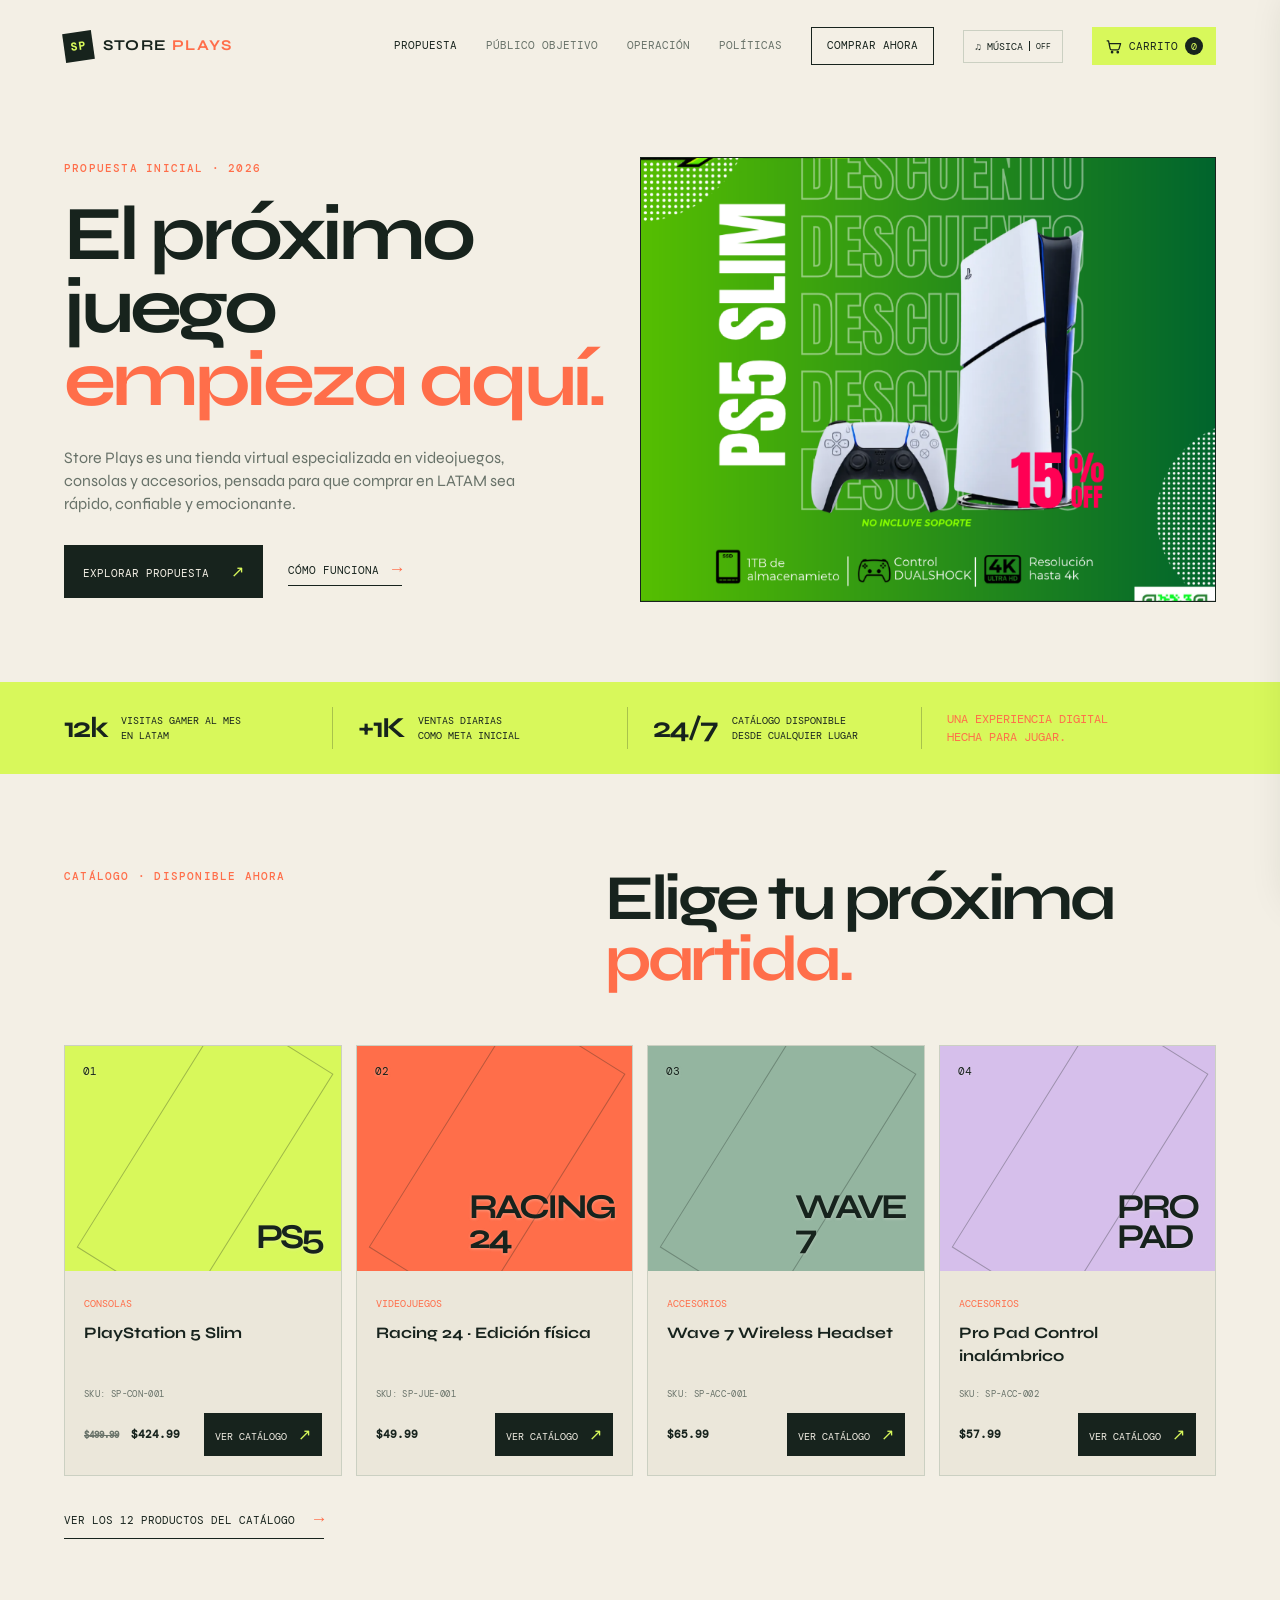
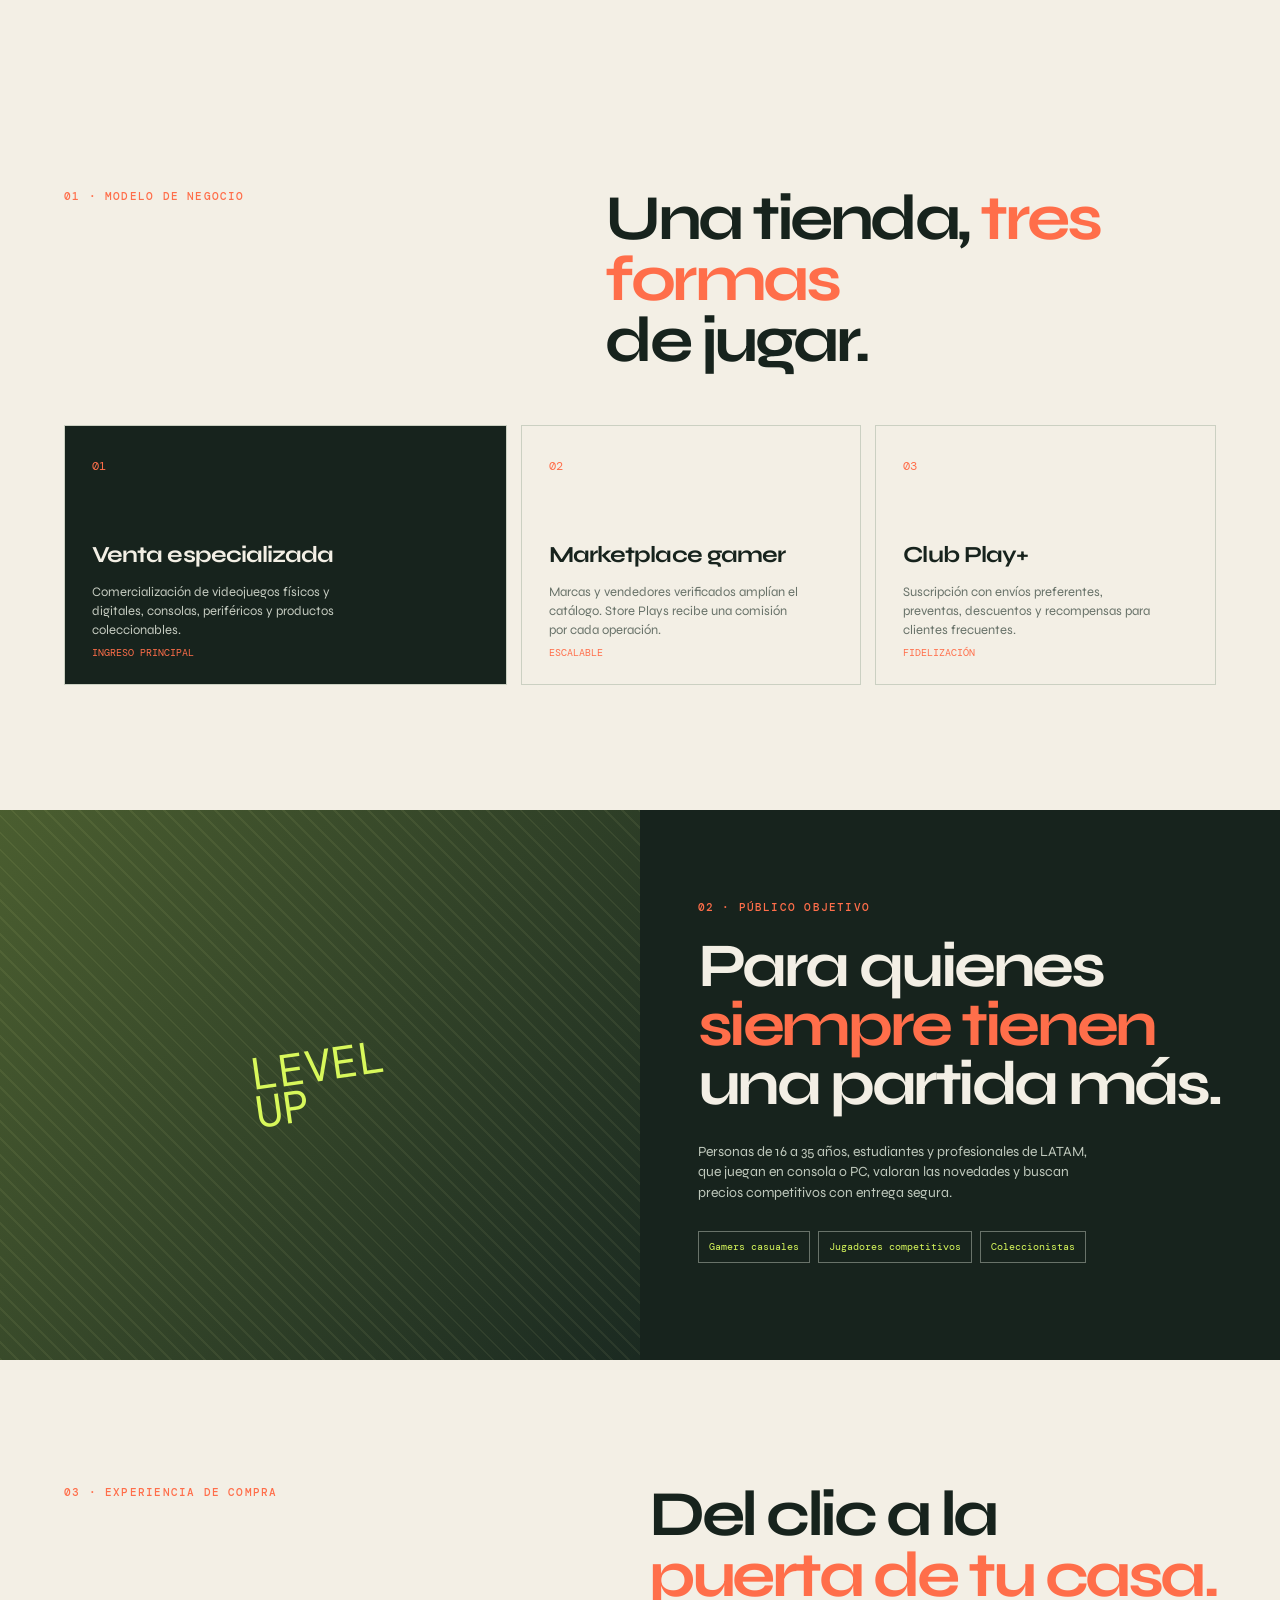
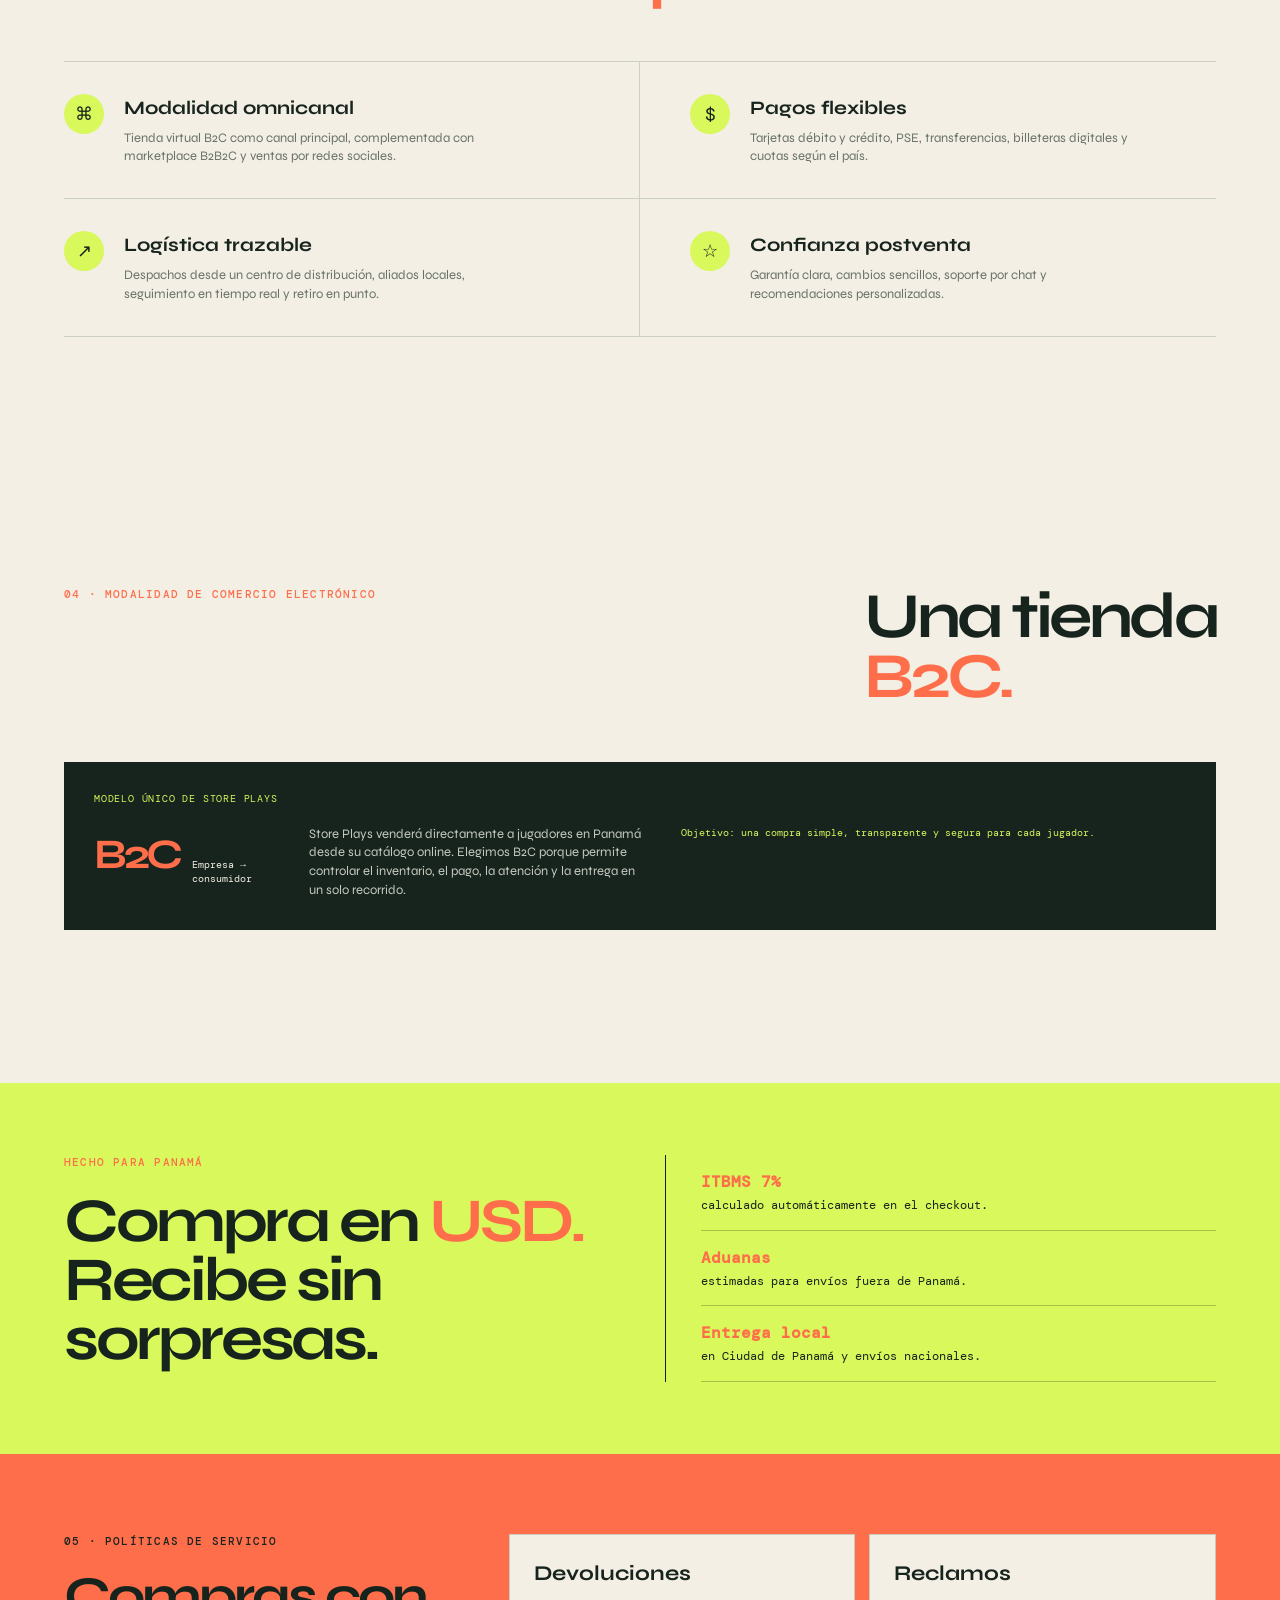
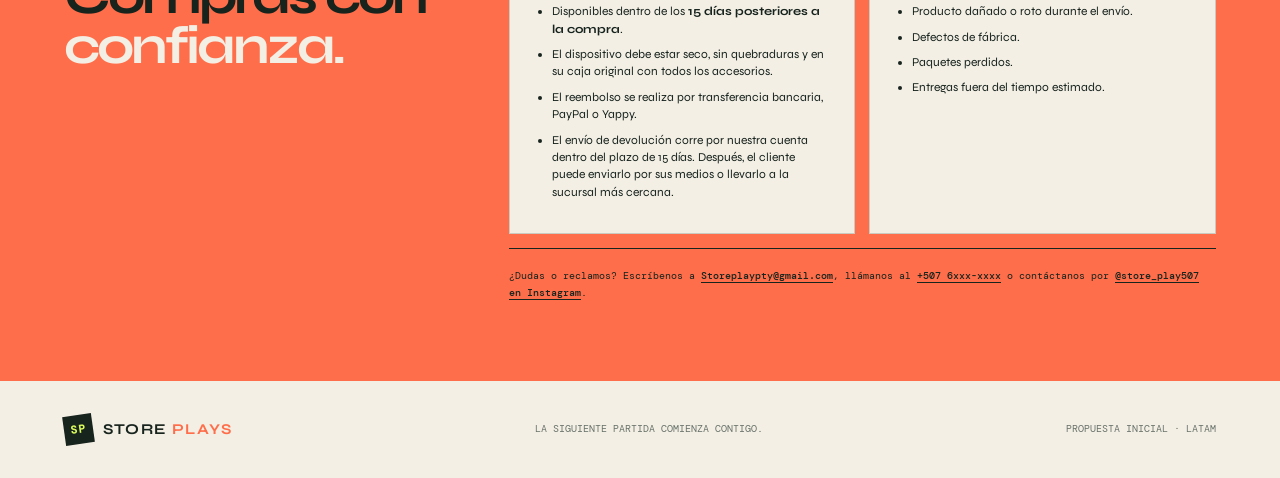
<file: index.html>
<!DOCTYPE html>
<html lang="es">

<head>
    <meta charset="UTF-8">
    <meta name="viewport" content="width=device-width, initial-scale=1.0">
    <meta name="description" content="Propuesta inicial de negocio para Store Plays, una tienda virtual de videojuegos en LATAM.">
    <title>Store Plays | Propuesta de negocio</title>
    <link rel="stylesheet" href="styles.css">
</head>

<body>
    <header class="site-header">
        <a class="brand" href="index.html" aria-label="Store Plays, inicio"><span class="brand-mark">SP</span><span>STORE <strong>PLAYS</strong></span></a>
        <nav class="menu" aria-label="Navegación principal">
            <a class="active" href="#propuesta">Propuesta</a>
            <a href="#publico">Público objetivo</a>
            <a href="#operacion">Operación</a>
            <a href="#politicas">Políticas</a>
            <a class="nav-cta" href="catalogo.html" target="_blank" rel="noopener">Comprar ahora</a>
            <button class="music-toggle" id="musicToggle" type="button" aria-label="Activar música ambiental" aria-pressed="false"><span aria-hidden="true">♫</span> Música <span class="music-status" id="musicStatus">OFF</span></button>
            <button class="cart-trigger" id="cartTrigger" type="button" aria-label="Abrir carrito"><svg class="cart-icon" viewBox="0 0 24 24" aria-hidden="true"><path d="M3 4h2l2.2 11.1a2 2 0 0 0 2 1.6h8.7a2 2 0 0 0 1.9-1.4L22 8H6"/><circle cx="10" cy="20" r="1"/><circle cx="18" cy="20" r="1"/></svg><span class="cart-label">Carrito</span><span id="cartCount">0</span></button>
        </nav>
    </header>
    <main>
        <section class="hero" id="propuesta">
            <div class="hero-copy"><p class="eyebrow">PROPUESTA INICIAL · 2026</p><h1>El próximo juego<br><em>empieza aquí.</em></h1><p class="hero-text">Store Plays es una tienda virtual especializada en videojuegos, consolas y accesorios, pensada para que comprar en LATAM sea rápido, confiable y emocionante.</p><div class="hero-actions"><a class="button button-primary" href="#modelo">Explorar propuesta <span>↗</span></a><a class="text-link" href="#operacion">Cómo funciona <span>→</span></a></div></div>
            <a class="hero-visual hero-ad" href="catalogo.html" target="_blank" rel="noopener" aria-label="Ver promoción principal de PlayStation 5 Slim">
                <img src="assets/ps5-promocion.png" alt="Promoción de PlayStation 5 Slim con descuento">
            </a>
        </section>
        <section class="stats" aria-label="Indicadores de oportunidad"><div><strong>12k</strong><span>visitas gamer al mes<br>en LATAM</span></div><div><strong>+1K</strong><span>ventas diarias<br>como meta inicial</span></div><div><strong>24/7</strong><span>catálogo disponible<br>desde cualquier lugar</span></div><div class="stat-note">Una experiencia digital<br>hecha para jugar.</div></section>
        <section class="section product-section" id="productos">
            <div class="section-heading"><p class="eyebrow">CATÁLOGO · DISPONIBLE AHORA</p><h2>Elige tu próxima<br><em>partida.</em></h2></div>
            <div class="product-grid">
                <article class="product-card"><div class="product-art art-console"><span>01</span><strong>PS5</strong></div><div class="product-info"><span class="product-type">Consolas</span><h3>PlayStation 5 Slim</h3><p class="product-sku">SKU: SP-CON-001</p><div class="product-bottom"><strong><span class="old-price">$499.99</span> $424.99</strong><a class="add-button" href="catalogo.html" target="_blank" rel="noopener">Ver catálogo <span>↗</span></a></div></div></article>
                <article class="product-card"><div class="product-art art-game"><span>02</span><strong>RACING<br>24</strong></div><div class="product-info"><span class="product-type">Videojuegos</span><h3>Racing 24 · Edición física</h3><p class="product-sku">SKU: SP-JUE-001</p><div class="product-bottom"><strong>$49.99</strong><a class="add-button" href="catalogo.html" target="_blank" rel="noopener">Ver catálogo <span>↗</span></a></div></div></article>
                <article class="product-card"><div class="product-art art-headset"><span>03</span><strong>WAVE<br>7</strong></div><div class="product-info"><span class="product-type">Accesorios</span><h3>Wave 7 Wireless Headset</h3><p class="product-sku">SKU: SP-ACC-001</p><div class="product-bottom"><strong>$65.99</strong><a class="add-button" href="catalogo.html" target="_blank" rel="noopener">Ver catálogo <span>↗</span></a></div></div></article>
                <article class="product-card"><div class="product-art art-controller"><span>04</span><strong>PRO<br>PAD</strong></div><div class="product-info"><span class="product-type">Accesorios</span><h3>Pro Pad Control inalámbrico</h3><p class="product-sku">SKU: SP-ACC-002</p><div class="product-bottom"><strong>$57.99</strong><a class="add-button" href="catalogo.html" target="_blank" rel="noopener">Ver catálogo <span>↗</span></a></div></div></article>
            </div><a class="catalog-link" href="catalogo.html" target="_blank" rel="noopener">Ver los 12 productos del catálogo <span>→</span></a>
        </section>
        <section class="section" id="modelo"><div class="section-heading"><p class="eyebrow">01 · MODELO DE NEGOCIO</p><h2>Una tienda, <em>tres formas</em><br>de jugar.</h2></div><div class="business-grid"><article class="business-card card-main"><span class="card-number">01</span><h3>Venta especializada</h3><p>Comercialización de videojuegos físicos y digitales, consolas, periféricos y productos coleccionables.</p><span class="card-tag">Ingreso principal</span></article><article class="business-card"><span class="card-number">02</span><h3>Marketplace gamer</h3><p>Marcas y vendedores verificados amplían el catálogo. Store Plays recibe una comisión por cada operación.</p><span class="card-tag">Escalable</span></article><article class="business-card"><span class="card-number">03</span><h3>Club Play+</h3><p>Suscripción con envíos preferentes, preventas, descuentos y recompensas para clientes frecuentes.</p><span class="card-tag">Fidelización</span></article></div></section>
        <section class="audience-section" id="publico"><div class="audience-photo"><span>LEVEL<br>UP</span></div><div class="audience-copy"><p class="eyebrow">02 · PÚBLICO OBJETIVO</p><h2>Para quienes<br><em>siempre tienen</em><br>una partida más.</h2><p>Personas de 16 a 35 años, estudiantes y profesionales de LATAM, que juegan en consola o PC, valoran las novedades y buscan precios competitivos con entrega segura.</p><div class="audience-pills"><span>Gamers casuales</span><span>Jugadores competitivos</span><span>Coleccionistas</span></div></div></section>
        <section class="section operations" id="operacion"><div class="section-heading compact-heading"><p class="eyebrow">03 · EXPERIENCIA DE COMPRA</p><h2>Del clic a la<br><em>puerta de tu casa.</em></h2></div><div class="operation-grid"><article class="operation-item"><span class="operation-icon">⌘</span><div><h3>Modalidad omnicanal</h3><p>Tienda virtual B2C como canal principal, complementada con marketplace B2B2C y ventas por redes sociales.</p></div></article><article class="operation-item"><span class="operation-icon">$</span><div><h3>Pagos flexibles</h3><p>Tarjetas débito y crédito, PSE, transferencias, billeteras digitales y cuotas según el país.</p></div></article><article class="operation-item"><span class="operation-icon">↗</span><div><h3>Logística trazable</h3><p>Despachos desde un centro de distribución, aliados locales, seguimiento en tiempo real y retiro en punto.</p></div></article><article class="operation-item"><span class="operation-icon">☆</span><div><h3>Confianza postventa</h3><p>Garantía clara, cambios sencillos, soporte por chat y recomendaciones personalizadas.</p></div></article></div></section>
        <section class="section commerce-models" id="modalidades"><div class="section-heading compact-heading"><p class="eyebrow">04 · MODALIDAD DE COMERCIO ELECTRÓNICO</p><h2>Una tienda<br><em>B2C.</em></h2></div><div class="chosen-model single-model"><div class="chosen-model-label">MODELO ÚNICO DE STORE PLAYS</div><div><strong>B2C</strong><span>Empresa → consumidor</span></div><p>Store Plays venderá directamente a jugadores en Panamá desde su catálogo online. Elegimos B2C porque permite controlar el inventario, el pago, la atención y la entrega en un solo recorrido.</p><b>Objetivo: una compra simple, transparente y segura para cada jugador.</b></div></section>
        <section class="panama-strip"><div><p class="eyebrow">HECHO PARA PANAMÁ</p><h2>Compra en <em>USD.</em><br>Recibe sin sorpresas.</h2></div><div class="panama-details"><p><strong>ITBMS 7%</strong> calculado automáticamente en el checkout.</p><p><strong>Aduanas</strong> estimadas para envíos fuera de Panamá.</p><p><strong>Entrega local</strong> en Ciudad de Panamá y envíos nacionales.</p></div></section>
        <section class="roadmap-section policy-section" id="politicas">
            <div class="roadmap-intro">
                <p class="eyebrow">05 · POLÍTICAS DE SERVICIO</p>
                <h2>Compras con<br><em>confianza.</em></h2>
            </div>
            <div class="policy-content">
                <article class="policy-block">
                    <h3>Devoluciones</h3>
                    <ul>
                        <li>Disponibles dentro de los <strong>15 días posteriores a la compra</strong>.</li>
                        <li>El dispositivo debe estar seco, sin quebraduras y en su caja original con todos los accesorios.</li>
                        <li>El reembolso se realiza por transferencia bancaria, PayPal o Yappy.</li>
                        <li>El envío de devolución corre por nuestra cuenta dentro del plazo de 15 días. Después, el cliente puede enviarlo por sus medios o llevarlo a la sucursal más cercana.</li>
                    </ul>
                </article>
                <article class="policy-block">
                    <h3>Reclamos</h3>
                    <ul>
                        <li>Producto dañado o roto durante el envío.</li>
                        <li>Defectos de fábrica.</li>
                        <li>Paquetes perdidos.</li>
                        <li>Entregas fuera del tiempo estimado.</li>
                    </ul>
                </article>
                <p class="policy-contact">¿Dudas o reclamos? Escríbenos a <a href="mailto:Storeplaypty@gmail.com">Storeplaypty@gmail.com</a>, llámanos al <a href="tel:+50764163902">+507 6xxx-xxxx</a> o contáctanos por <a href="https://www.instagram.com/store_play507/" target="_blank" rel="noopener noreferrer">@store_play507 en Instagram</a>.</p>
            </div>
        </section>
    </main>
    <footer class="site-footer"><a class="brand" href="index.html"><span class="brand-mark">SP</span><span>STORE <strong>PLAYS</strong></span></a><p>La siguiente partida comienza contigo.</p><span class="footer-year">PROPUESTA INICIAL · LATAM</span></footer>
    <aside class="cart-drawer" id="cartDrawer" aria-label="Carrito de compras" aria-hidden="true">
        <div class="drawer-header"><div><p class="eyebrow">TU SELECCIÓN</p><h2>Carrito <span id="drawerCount">(0)</span></h2></div><button class="close-button" id="closeCart" type="button" aria-label="Cerrar carrito">×</button></div>
        <div class="cart-items" id="cartItems"><p class="empty-cart">Tu carrito está esperando una buena partida.</p></div>
        <div class="cart-summary" id="cartSummary" hidden><div><span>Subtotal</span><strong id="cartSubtotal">$0.00</strong></div><div><span>ITBMS estimado</span><strong id="cartTax">$0.00</strong></div><div class="total-line"><span>Total estimado</span><strong id="cartTotal">$0.00</strong></div><button class="checkout-button" id="checkoutTrigger" type="button">Continuar el pago <span>→</span></button><p class="secure-note">Demo segura · No se realiza ningún cobro real</p></div>
    </aside>
    <div class="overlay" id="overlay" hidden></div>
    <section class="checkout-modal" id="checkoutModal" aria-hidden="true" role="dialog" aria-labelledby="checkoutTitle">
        <div class="checkout-header"><div><p class="eyebrow">PAGO</p><h2 id="checkoutTitle">Completa tu compra.</h2></div><button class="close-button" id="closeCheckout" type="button" aria-label="Cerrar pago">×</button></div>
        <form id="checkoutForm">
            <div class="checkout-columns"><div><label for="customerName">Nombre completo</label><input id="customerName" required autocomplete="name" placeholder="Alex Gamer"><label for="customerEmail">Correo electrónico</label><input id="customerEmail" type="email" required autocomplete="email" placeholder="alex@correo.com"><label for="deliveryMethod">Modalidad de entrega</label><select id="deliveryMethod"><option value="standard">Envío Panamá · 3 a 5 días · $7.99</option><option value="express">Envío express · 1 a 2 días · $14.99</option><option value="pickup">Retiro en punto Store Plays · Gratis</option></select><label for="destination">Destino</label><select id="destination"><option value="panama">Panamá · ITBMS local</option><option value="international">Otro país LATAM · incluye aduanas estimadas</option></select></div><div><fieldset><legend>Forma de pago</legend><div class="payment-options"><label class="payment-option selected"><input type="radio" name="payment" value="card" checked><span class="payment-logo">Tarjeta</span></label><label class="payment-option"><input type="radio" name="payment" value="yappy"><span class="payment-logo yappy-logo">Yappy</span></label><label class="payment-option"><input type="radio" name="payment" value="transfer"><span class="payment-logo">Transferencia</span></label></div></fieldset><p class="demo-help">No ingreses datos bancarios. Esta tienda no está conectada a una pasarela: el pago queda pendiente y no se realiza ningún cobro.</p></div></div>
            <div class="checkout-totals"><div><span>Productos</span><strong id="checkoutSubtotal">$0.00</strong></div><div><span>ITBMS (7%)</span><strong id="checkoutTax">$0.00</strong></div><div><span>Aduanas estimadas</span><strong id="checkoutCustoms">$0.00</strong></div><div><span>Entrega</span><strong id="checkoutShipping">$0.00</strong></div><div class="total-line"><span>Total de la orden</span><strong id="checkoutTotal">$0.00</strong></div></div><p class="checkout-error" id="checkoutError" role="alert"></p><button class="checkout-button" type="submit">Crear pedido <span>↗</span></button><p class="legal-note">El ITBMS, aduanas y entrega son estimados. Para cobrar de verdad se requiere integrar una pasarela de pago segura.</p>
        </form>
    </section>
    <section class="success-modal" id="successModal" aria-hidden="true" role="dialog"><span class="success-mark">✓</span><p class="eyebrow">PEDIDO REGISTRADO</p><h2>¡Pedido creado!</h2><p id="successMessage">Tu pedido se ha sido registrado.</p><div class="success-references"><div><span>Número de pedido</span><strong id="successOrderId">—</strong></div><div><span>Número de guía</span><strong id="successTrackingId">—</strong></div><div><span>Pago</span><strong id="successPayment">—</strong></div></div><p class="demo-help">Guarda el número de pedido o la guía para consultar el estado desde este mismo navegador.</p><button class="checkout-button" id="trackCreatedOrder" type="button">Rastrear este pedido <span>→</span></button><button class="text-button" id="closeSuccess" type="button">Seguir comprando</button></section>
    <script src="store.js"></script>
</body>
</html>
</file>
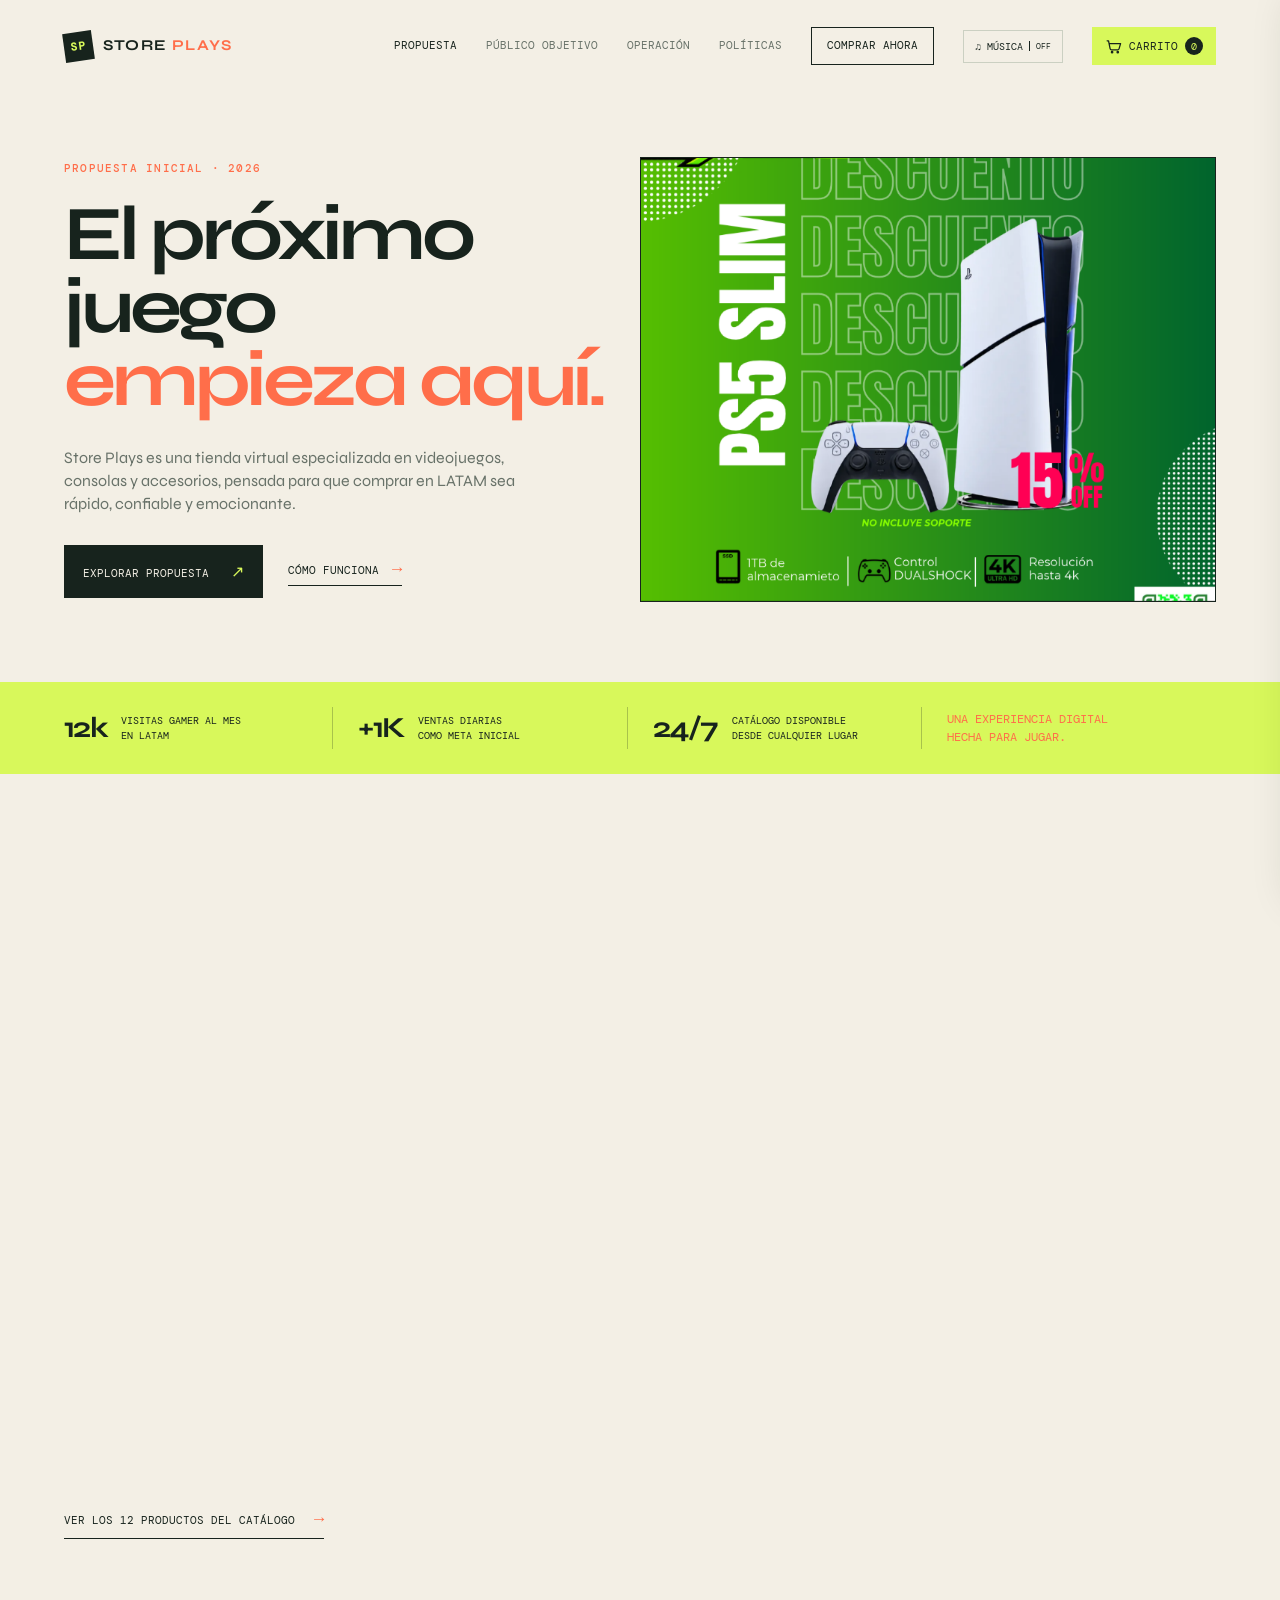
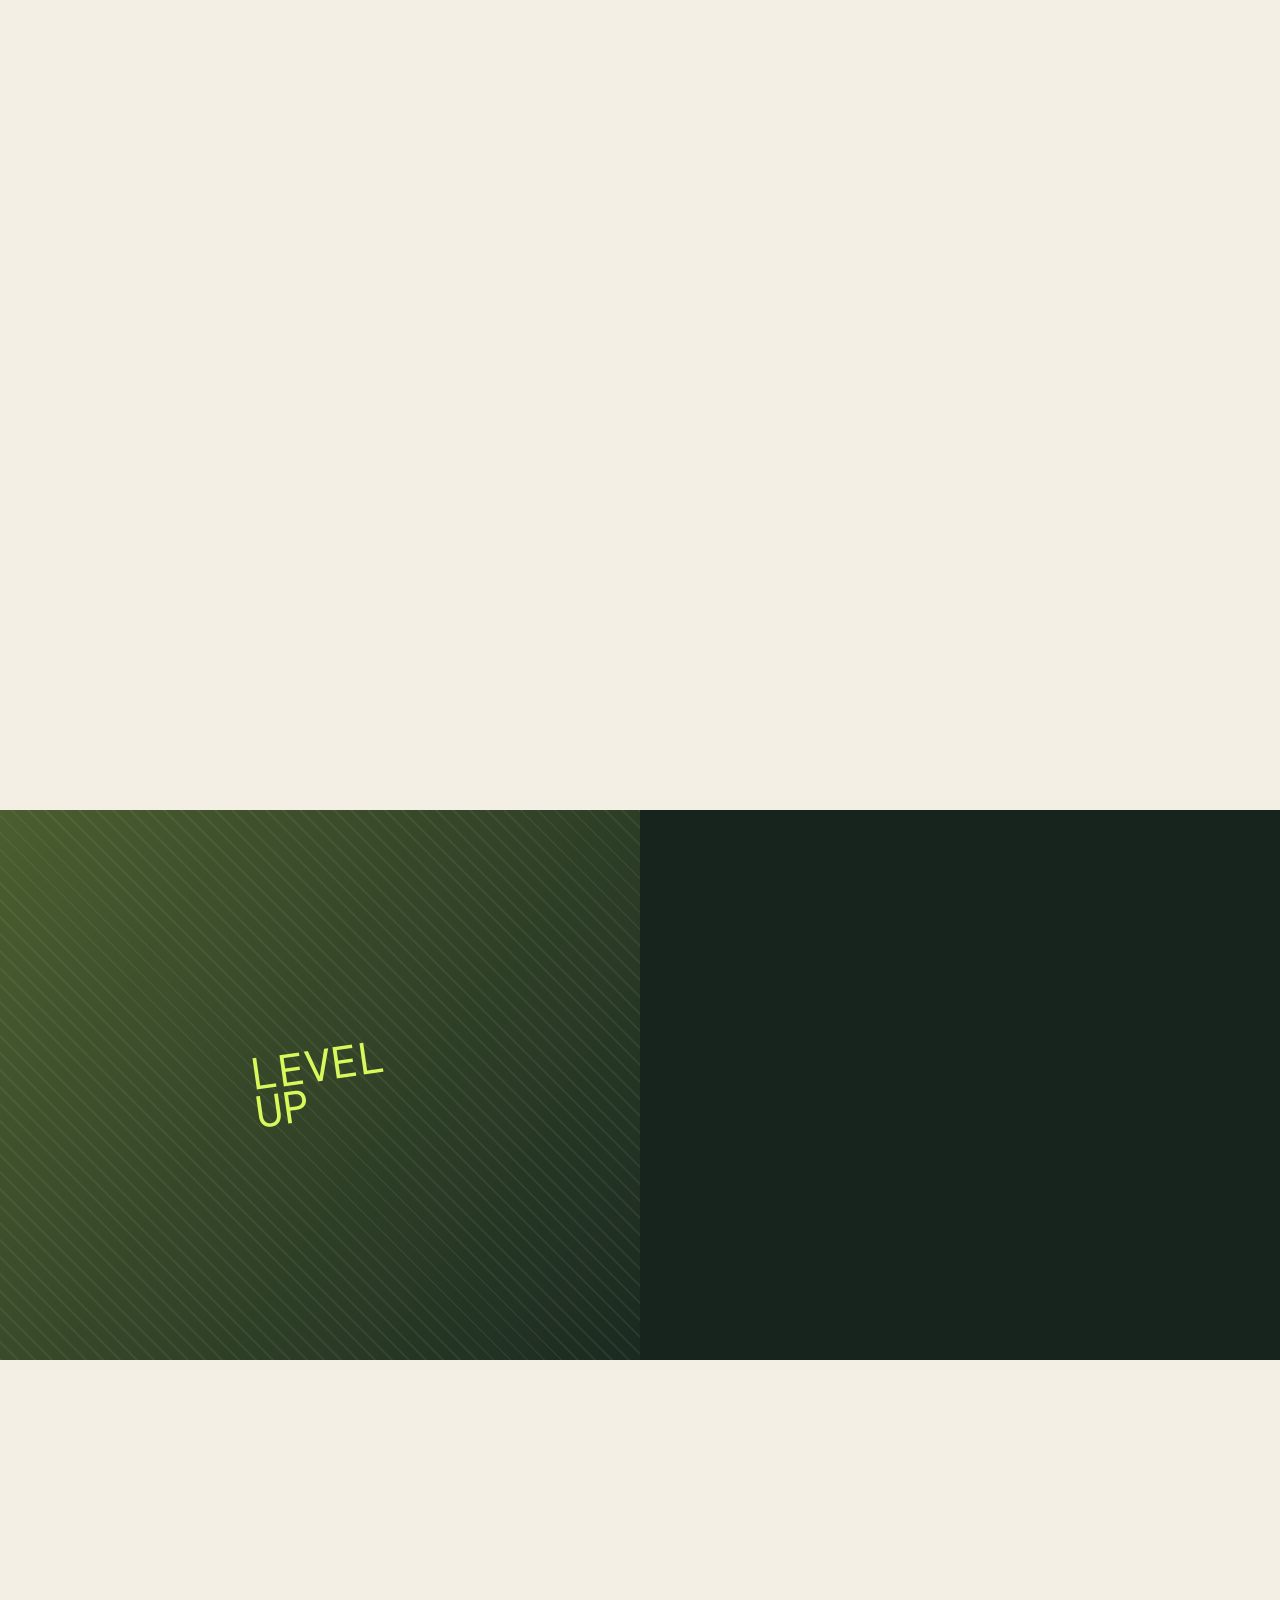
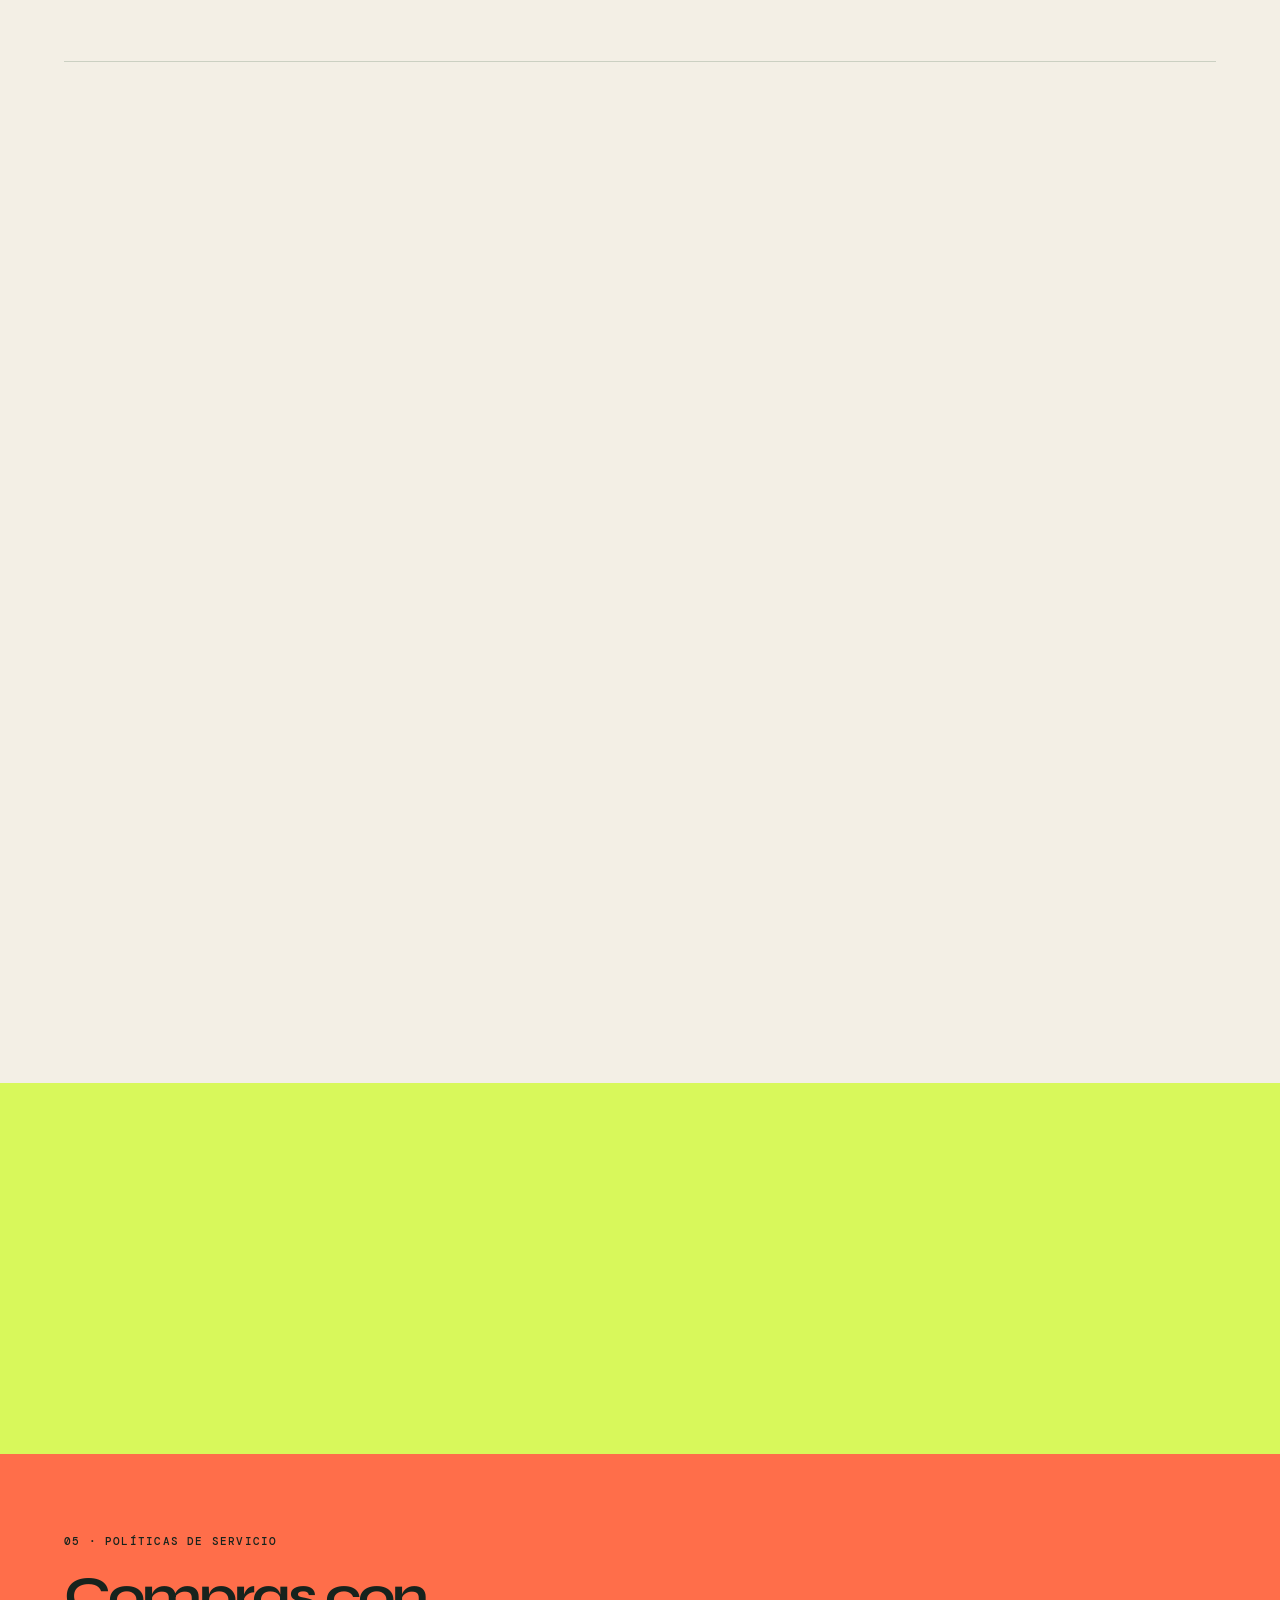
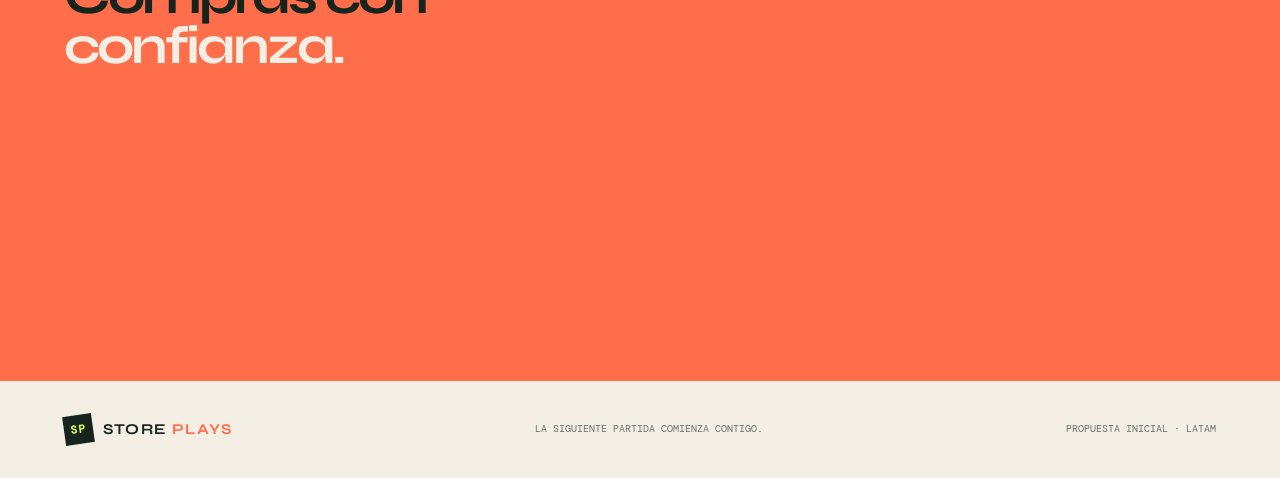
<file: START.html>
<!DOCTYPE html>
<html lang="es">
<head>
        <meta http-equiv="refresh" content="0; url=index.html">
        <meta charset="UTF-8">
        <meta name="viewport" content="width=device-width, initial-scale=1.0">
        <title>Store Plays | Inicio</title>
</head>
<body>
    <p>Redirigiendo a <a href="index.html">Store Plays</a>...</p>
</body>
</html>
</file>
<file: styles.css>
@import url('https://fonts.googleapis.com/css2?family=DM+Mono:wght@400;500&family=Syne:wght@400;600;700;800&display=swap');

:root { --ink: #17231d; --paper: #f3efe5; --lime: #d8f85b; --coral: #ff6e4a; --muted: #687269; --line: #cbd0c2; }
* { box-sizing: border-box; margin: 0; padding: 0; }
html { scroll-behavior: smooth; }
body { background: var(--paper); color: var(--ink); font-family: 'Syne', sans-serif; line-height: 1.45; }
a { color: inherit; text-decoration: none; }
.site-header { align-items: center; display: flex; justify-content: space-between; margin: auto; max-width: 1280px; padding: 27px 5vw; }
.brand { align-items: center; display: flex; font-size: 15px; font-weight: 700; gap: 10px; letter-spacing: .08em; white-space: nowrap; }
.brand strong { color: var(--coral); }
.brand-mark { align-items: center; background: var(--ink); color: var(--lime); display: inline-flex; font-family: 'DM Mono', monospace; font-size: 11px; height: 29px; justify-content: center; transform: rotate(-8deg); width: 29px; }
.menu { align-items: center; display: flex; gap: 29px; font-family: 'DM Mono', monospace; font-size: 11px; text-transform: uppercase; }
.menu a { color: var(--muted); transition: color .2s; }
.menu a:hover, .menu .active { color: var(--ink); }
.nav-cta { border: 1px solid var(--ink); color: var(--ink) !important; padding: 10px 15px; }
.hero { display: grid; grid-template-columns: 1fr 1fr; margin: auto; max-width: 1280px; min-height: 590px; padding: 65px 5vw 80px; }
.hero-copy { align-self: center; max-width: 620px; position: relative; z-index: 1; }
.eyebrow { color: var(--coral); font-family: 'DM Mono', monospace; font-size: 11px; font-weight: 500; letter-spacing: .11em; margin-bottom: 21px; }
h1, h2 { font-size: clamp(45px, 6vw, 82px); font-weight: 700; letter-spacing: -.055em; line-height: .95; }
h1 em, h2 em { color: var(--coral); font-style: normal; }
.hero-text { color: var(--muted); font-size: 16px; margin: 29px 0; max-width: 480px; }
.hero-actions { align-items: center; display: flex; gap: 25px; }
.button { display: inline-block; font-family: 'DM Mono', monospace; font-size: 11px; padding: 15px 19px; text-transform: uppercase; }
.button-primary { background: var(--ink); color: var(--paper); }
.button-primary span { color: var(--lime); font-size: 16px; margin-left: 15px; }
.text-link { border-bottom: 1px solid var(--ink); font-family: 'DM Mono', monospace; font-size: 11px; padding-bottom: 4px; text-transform: uppercase; }
.text-link span { color: var(--coral); font-size: 17px; margin-left: 6px; }
.hero-visual { align-items: center; background: var(--coral); display: flex; justify-content: center; min-height: 430px; overflow: hidden; position: relative; transform: rotate(2deg); }
.hero-ad { background: var(--ink); border: 1px solid var(--ink); transform: rotate(0); }
.hero-ad img { height: 100%; object-fit: cover; position: absolute; width: 100%; }
.hero-ad:before { display: none; }
.hero-visual:before { border: 1px solid rgba(23,35,29,.25); content: ''; height: 75%; left: 12%; position: absolute; top: 13%; transform: rotate(24deg); width: 75%; }
.orbit { border: 1px solid rgba(23,35,29,.35); border-radius: 50%; height: 450px; position: absolute; transform: rotate(35deg); width: 185px; }
.orbit-two { height: 570px; transform: rotate(-45deg); width: 280px; }
.controller { background: var(--ink); border-radius: 42% 42% 30% 30%; box-shadow: 20px 24px 0 rgba(23,35,29,.18); height: 125px; position: relative; transform: rotate(-18deg); width: 265px; z-index: 1; }
.controller:before, .controller:after { background: var(--ink); border-radius: 50%; content: ''; height: 55px; position: absolute; top: 83px; width: 63px; }
.controller:before { left: 26px; transform: rotate(-22deg); } .controller:after { right: 26px; transform: rotate(22deg); }
.dpad { color: var(--lime); font-size: 42px; left: 49px; position: absolute; top: 38px; z-index: 2; }
.controller-center { border: 2px solid var(--coral); border-radius: 50%; height: 14px; left: 124px; position: absolute; top: 58px; width: 14px; }
.button-cluster { display: grid; gap: 3px; grid-template-columns: 9px 9px; position: absolute; right: 53px; top: 43px; z-index: 2; }
.button-cluster i { background: var(--lime); border-radius: 50%; display: block; height: 9px; width: 9px; } .button-cluster i:nth-child(2) { transform: translateY(-5px); } .button-cluster i:nth-child(3) { transform: translateY(5px); } .button-cluster i:nth-child(4) { background: var(--coral); }
.visual-label { bottom: 26px; font-family: 'DM Mono', monospace; font-size: 11px; letter-spacing: .15em; line-height: 1.3; position: absolute; right: 25px; text-align: right; }
.stats { background: var(--lime); display: grid; gap: 25px; grid-template-columns: repeat(4, 1fr); margin: auto; max-width: 1280px; padding: 25px 5vw; }
.stats div { align-items: center; border-right: 1px solid rgba(23,35,29,.25); display: flex; gap: 14px; } .stats div:last-child { border: 0; } .stats strong { font-size: 29px; letter-spacing: -.06em; } .stats span, .stat-note { font-family: 'DM Mono', monospace; font-size: 10px; line-height: 1.5; text-transform: uppercase; } .stat-note { color: var(--coral); font-size: 12px; }
.section { margin: auto; max-width: 1280px; padding: 125px 5vw; } .section-heading { display: flex; justify-content: space-between; margin-bottom: 54px; } .section-heading h2 { font-size: clamp(42px, 5vw, 67px); width: 53%; }
.business-grid { display: grid; gap: 14px; grid-template-columns: 1.3fr 1fr 1fr; } .business-card { border: 1px solid var(--line); min-height: 260px; padding: 27px; position: relative; } .card-main { background: var(--ink); color: var(--paper); } .card-number { color: var(--coral); font-family: 'DM Mono', monospace; font-size: 12px; } .business-card h3 { font-size: 23px; letter-spacing: -.04em; margin: 61px 0 12px; } .business-card p { color: var(--muted); font-size: 13px; max-width: 250px; } .card-main p { color: #c5cbc0; } .card-tag { bottom: 24px; color: var(--coral); font-family: 'DM Mono', monospace; font-size: 10px; position: absolute; text-transform: uppercase; }
.audience-section { background: var(--ink); color: var(--paper); display: grid; grid-template-columns: 1fr 1fr; margin: auto; max-width: 1280px; min-height: 550px; } .audience-photo { align-items: center; background: linear-gradient(125deg, rgba(216,248,91,.25), transparent), repeating-linear-gradient(45deg, #29372a 0, #29372a 2px, #1b2a21 2px, #1b2a21 12px); display: flex; justify-content: center; } .audience-photo span { color: var(--lime); font-family: 'DM Mono', monospace; font-size: 45px; line-height: .85; transform: rotate(-8deg); } .audience-copy { padding: 90px 9%; } .audience-copy h2 { font-size: clamp(40px, 5vw, 62px); } .audience-copy > p:not(.eyebrow) { color: #bfc8bc; font-size: 14px; margin: 28px 0; max-width: 410px; } .audience-pills { display: flex; flex-wrap: wrap; gap: 8px; } .audience-pills span { border: 1px solid #687269; color: var(--lime); font-family: 'DM Mono', monospace; font-size: 10px; padding: 8px 10px; }
.compact-heading h2 { width: auto; } .operation-grid { border-top: 1px solid var(--line); display: grid; grid-template-columns: 1fr 1fr; } .operation-item { border-bottom: 1px solid var(--line); display: flex; gap: 20px; padding: 32px 20px 32px 0; } .operation-item:nth-child(odd) { border-right: 1px solid var(--line); padding-right: 50px; } .operation-item:nth-child(even) { padding-left: 50px; } .operation-icon { align-items: center; background: var(--lime); border-radius: 50%; display: flex; flex: 0 0 40px; font-family: 'DM Mono', monospace; font-size: 18px; height: 40px; justify-content: center; } .operation-item h3 { font-size: 19px; margin-bottom: 7px; } .operation-item p { color: var(--muted); font-size: 13px; max-width: 380px; }
.roadmap-section { background: var(--coral); display: grid; gap: 70px; grid-template-columns: 1fr 1.7fr; margin: auto; max-width: 1280px; padding: 80px 5vw; } .roadmap-section .eyebrow { color: var(--ink); } .roadmap-section h2 { font-size: 53px; } .roadmap-section h2 em { color: var(--paper); } .roadmap { align-items: center; display: flex; padding-top: 30px; } .roadmap-step { min-width: 93px; } .roadmap-step span, .roadmap-step small { display: block; font-family: 'DM Mono', monospace; font-size: 10px; } .roadmap-step span { color: var(--paper); margin-bottom: 18px; } .roadmap-step strong { display: block; font-size: 23px; margin-bottom: 8px; } .roadmap-step small { line-height: 1.45; } .roadmap-line { background: var(--ink); height: 1px; margin: 0 14px; width: 55px; }
.policy-section { grid-template-columns: .9fr 1.7fr; }
.policy-content { display: grid; gap: 14px; grid-template-columns: 1fr 1fr; }
.policy-block { background: var(--paper); border: 1px solid rgba(23,35,29,.18); padding: 24px; }
.policy-block h3 { font-size: 21px; margin-bottom: 14px; }
.policy-block ul { margin: 0; padding-left: 18px; }
.policy-block li { font-size: 12px; margin: 8px 0; }
.policy-contact { border-top: 1px solid var(--ink); font-family: 'DM Mono', monospace; font-size: 10px; grid-column: 1 / -1; line-height: 1.7; padding-top: 18px; }
.policy-contact a { border-bottom: 1px solid var(--ink); font-weight: 500; }
.site-footer { align-items: center; display: flex; justify-content: space-between; margin: auto; max-width: 1280px; padding: 34px 5vw; } .site-footer p, .footer-year { color: var(--muted); font-family: 'DM Mono', monospace; font-size: 10px; text-transform: uppercase; }
.cart-trigger { align-items: center; background: var(--lime); border: 0; color: var(--ink); cursor: pointer; display: inline-flex; font-family: 'DM Mono', monospace; font-size: 11px; gap: 7px; padding: 10px 13px; text-transform: uppercase; }
.cart-icon { fill: none; height: 17px; stroke: currentColor; stroke-linecap: round; stroke-linejoin: round; stroke-width: 1.8; width: 17px; }
.cart-trigger > span:last-child { align-items: center; background: var(--ink); border-radius: 50%; color: var(--lime); display: inline-flex; font-size: 10px; height: 18px; justify-content: center; width: 18px; }
.music-toggle { align-items: center; background: transparent; border: 1px solid var(--line); color: var(--ink); cursor: pointer; display: inline-flex; font-family: 'DM Mono', monospace; font-size: 10px; gap: 6px; padding: 9px 11px; text-transform: uppercase; transition: background-color .2s, color .2s, transform .2s; }
.music-toggle:hover, .music-toggle[aria-pressed="true"] { background: var(--ink); border-color: var(--ink); color: var(--lime); }
.music-toggle:hover { transform: translateY(-2px); }
.music-status { border-left: 1px solid currentColor; font-size: 8px; padding-left: 6px; }
.product-section { padding-top: 95px; }
.product-grid { display: grid; gap: 14px; grid-template-columns: repeat(4, 1fr); }
.product-card { background: #ebe7da; border: 1px solid var(--line); min-width: 0; }
.product-art { align-items: flex-end; display: flex; height: 225px; justify-content: space-between; overflow: hidden; padding: 18px; position: relative; }
.product-art:before { border: 1px solid rgba(23,35,29,.3); content: ''; height: 125%; left: 28%; position: absolute; top: -12%; transform: rotate(32deg); width: 45%; }
.product-art span { align-self: flex-start; font-family: 'DM Mono', monospace; font-size: 11px; z-index: 1; }
.product-art strong { font-size: 35px; letter-spacing: -.08em; line-height: .85; position: relative; z-index: 1; }
.art-console { background: var(--lime); }.art-game { background: var(--coral); }.art-headset { background: #94b5a0; }.art-controller { background: #d6bfeb; }
.product-info { padding: 19px; }.product-type { color: var(--coral); font-family: 'DM Mono', monospace; font-size: 10px; text-transform: uppercase; }.product-info h3 { font-size: 16px; margin: 8px 0 21px; min-height: 46px; }.product-bottom { align-items: center; display: flex; font-family: 'DM Mono', monospace; font-size: 11px; justify-content: space-between; gap: 8px; }.add-button { background: var(--ink); border: 0; color: var(--paper); cursor: pointer; font-family: 'DM Mono', monospace; font-size: 10px; padding: 10px 11px; text-transform: uppercase; }.add-button span { color: var(--lime); font-size: 16px; margin-left: 5px; }
.overlay { background: rgba(23,35,29,.55); inset: 0; position: fixed; z-index: 5; }.cart-drawer, .checkout-modal, .success-modal { background: var(--paper); box-shadow: -10px 0 40px rgba(23,35,29,.14); position: fixed; z-index: 6; }.cart-drawer { display: flex; flex-direction: column; height: 100vh; max-width: 450px; padding: 34px; right: 0; top: 0; transform: translateX(105%); transition: transform .3s ease; width: 90%; }.cart-drawer.open { transform: translateX(0); }.drawer-header, .checkout-header { align-items: flex-start; display: flex; justify-content: space-between; }.drawer-header h2, .checkout-header h2 { font-size: 35px; }.drawer-header .eyebrow, .checkout-header .eyebrow { margin-bottom: 10px; }.close-button { background: none; border: 0; color: var(--ink); cursor: pointer; font-size: 30px; line-height: 1; }.cart-items { flex: 1; overflow-y: auto; padding-top: 30px; }.empty-cart { color: var(--muted); font-family: 'DM Mono', monospace; font-size: 12px; padding: 45px 0; }.cart-item { border-top: 1px solid var(--line); display: flex; gap: 12px; padding: 17px 0; position: relative; }.mini-art { align-items: center; display: flex; flex: 0 0 62px; height: 62px; justify-content: center; }.mini-art span { font-family: 'DM Mono', monospace; font-size: 11px; }.cart-item-info { display: flex; flex: 1; flex-direction: column; gap: 5px; }.cart-item-info strong { font-size: 13px; line-height: 1.2; }.cart-item-info > span { color: var(--muted); font-family: 'DM Mono', monospace; font-size: 11px; }.quantity-control { align-items: center; border: 1px solid var(--line); display: flex; gap: 12px; margin-top: 4px; width: fit-content; }.quantity-control button { background: none; border: 0; cursor: pointer; font-size: 16px; padding: 3px 7px; }.quantity-control span { font-family: 'DM Mono', monospace; font-size: 11px; }.remove-item { background: none; border: 0; color: var(--muted); cursor: pointer; font-size: 21px; height: 25px; }.cart-summary { border-top: 1px solid var(--ink); padding-top: 20px; }.cart-summary > div, .checkout-totals > div { display: flex; font-family: 'DM Mono', monospace; font-size: 11px; justify-content: space-between; margin: 9px 0; }.total-line { border-top: 1px solid var(--line); font-size: 14px !important; margin-top: 15px !important; padding-top: 15px; }.checkout-button { background: var(--ink); border: 0; color: var(--paper); cursor: pointer; font-family: 'DM Mono', monospace; font-size: 11px; margin-top: 18px; padding: 16px; text-transform: uppercase; width: 100%; }.checkout-button span { color: var(--lime); float: right; font-size: 17px; }.secure-note, .legal-note, .demo-help { color: var(--muted); font-family: 'DM Mono', monospace; font-size: 9px; line-height: 1.5; margin-top: 10px; text-align: center; }
.checkout-modal { left: 50%; max-height: 92vh; max-width: 850px; opacity: 0; overflow-y: auto; padding: 38px; top: 50%; transform: translate(-50%, -45%); transition: opacity .2s, transform .2s; visibility: hidden; width: 92%; }.checkout-modal.open, .success-modal.open { opacity: 1; transform: translate(-50%, -50%); visibility: visible; }.checkout-header { margin-bottom: 30px; }.checkout-columns { display: grid; gap: 40px; grid-template-columns: 1fr 1fr; }.checkout-modal label, .checkout-modal legend { display: block; font-family: 'DM Mono', monospace; font-size: 10px; margin: 15px 0 7px; text-transform: uppercase; }.checkout-modal input, .checkout-modal select { background: #ebe7da; border: 1px solid var(--line); color: var(--ink); font-family: 'DM Mono', monospace; font-size: 12px; padding: 13px; width: 100%; }.checkout-modal fieldset { border: 0; }.payment-options { display: grid; gap: 8px; grid-template-columns: 1fr 1fr; }.payment-option { align-items: center; border: 1px solid var(--line); cursor: pointer; display: flex !important; gap: 7px; margin: 0 !important; padding: 12px; }.payment-option.selected { background: var(--lime); border-color: var(--ink); }.payment-option input { accent-color: var(--coral); width: auto; }.payment-option span { font-family: 'DM Mono', monospace; font-size: 11px; }.checkout-totals { border-top: 1px solid var(--line); margin-top: 30px; padding-top: 15px; }.success-modal { left: 50%; max-width: 470px; opacity: 0; padding: 55px 40px 40px; text-align: center; top: 50%; transform: translate(-50%, -45%); transition: opacity .2s, transform .2s; visibility: hidden; width: 90%; }.success-mark { align-items: center; background: var(--lime); border-radius: 50%; display: inline-flex; font-size: 30px; height: 65px; justify-content: center; margin-bottom: 25px; width: 65px; }.success-modal h2 { font-size: 42px; }.success-modal p:not(.eyebrow) { color: var(--muted); font-family: 'DM Mono', monospace; font-size: 11px; margin-top: 17px; }
 .catalog-header { border-bottom: 1px solid var(--line); max-width: 1380px; }
 .catalog-location { color: var(--muted); font-family: 'DM Mono', monospace; font-size: 10px; letter-spacing: .08em; margin-left: auto; margin-right: 25px; }
 .catalog-hero { align-items: flex-end; display: flex; justify-content: space-between; margin: auto; max-width: 1380px; padding: 78px 5vw 62px; }
 .catalog-hero h1 { font-size: clamp(55px, 8vw, 105px); }
 .catalog-hero p:not(.eyebrow) { color: var(--muted); font-size: 15px; margin-top: 24px; max-width: 440px; }
 .catalog-badge { align-items: center; background: var(--coral); display: flex; gap: 15px; height: 105px; justify-content: center; transform: rotate(4deg); width: 190px; }
 .catalog-badge strong { font-size: 52px; letter-spacing: -.1em; } .catalog-badge span { font-family: 'DM Mono', monospace; font-size: 10px; line-height: 1.4; text-transform: uppercase; }
 .catalog-toolbar { align-items: center; border-bottom: 1px solid var(--line); border-top: 1px solid var(--line); display: flex; justify-content: space-between; margin: auto; max-width: 1380px; padding: 15px 5vw; }
 .toolbar-label { color: var(--muted); font-family: 'DM Mono', monospace; font-size: 10px; margin-right: 20px; } .filter-chip { background: none; border: 1px solid transparent; color: var(--muted); cursor: pointer; font-family: 'DM Mono', monospace; font-size: 10px; margin-right: 10px; padding: 8px 11px; text-transform: uppercase; } .filter-chip.active, .filter-chip:hover { border-color: var(--ink); color: var(--ink); } .shipping-note { color: var(--coral); font-family: 'DM Mono', monospace; font-size: 10px; text-transform: uppercase; }
 .catalog-grid { display: grid; gap: 14px; grid-template-columns: repeat(4, 1fr); margin: auto; max-width: 1380px; padding: 55px 5vw 100px; } .catalog-grid .product-card { min-width: 0; } .art-xbox { background: #9bd8a7; } .art-switch { background: #ef9bad; } .art-zelda { background: #ead57a; } .art-spider { background: #e57878; } .art-keyboard { background: #89b9db; } .art-mouse { background: #b7a0d6; } .art-chair { background: #dfaa75; } .art-capture { background: #9ed0c5; }
 .catalog-link { border-bottom: 1px solid var(--ink); display: block; font-family: 'DM Mono', monospace; font-size: 11px; margin-top: 30px; padding-bottom: 7px; text-transform: uppercase; width: fit-content; } .catalog-link span { color: var(--coral); font-size: 17px; margin-left: 12px; }
 .payment-logo { align-items: center; display: inline-flex; font-family: 'DM Mono', monospace !important; font-size: 11px !important; font-weight: 700; gap: 3px; } .visa-logo { color: #1d4f91; font-style: italic; } .mastercard-logo i { background: linear-gradient(90deg, #e95d50 50%, #ecb64b 50%); border-radius: 50%; display: inline-block; height: 15px; width: 15px; } .paypal-logo { color: #1264aa; } .amex-logo { background: #178bb0; color: #fff; padding: 2px 4px; } .yappy-logo { color: #5c42a8; } .sodexo-logo { color: #db5e48; }
 .chosen-model { background: var(--ink); color: var(--paper); display: grid; gap: 18px 35px; grid-template-columns: 180px 1fr 1.5fr; margin-bottom: 28px; padding: 30px; } .chosen-model-label { color: var(--lime); font-family: 'DM Mono', monospace; font-size: 10px; grid-column: 1 / -1; letter-spacing: .08em; } .chosen-model div:not(.chosen-model-label) { align-items: baseline; display: flex; gap: 12px; } .chosen-model div strong { color: var(--coral); font-size: 42px; letter-spacing: -.08em; } .chosen-model div span { font-family: 'DM Mono', monospace; font-size: 10px; } .chosen-model p { color: #c5cbc0; font-size: 13px; } .chosen-model b { color: var(--lime); font-family: 'DM Mono', monospace; font-size: 10px; font-weight: 400; line-height: 1.5; }
 .model-grid { display: grid; gap: 0; grid-template-columns: repeat(4, 1fr); } .model-grid article { border-bottom: 1px solid var(--line); border-right: 1px solid var(--line); min-height: 170px; padding: 20px; } .model-grid article:nth-child(4n) { border-right: 0; } .model-grid article span { color: var(--coral); font-family: 'DM Mono', monospace; font-size: 10px; } .model-grid article strong { display: block; font-size: 16px; margin: 27px 0 8px; } .model-grid article p { color: var(--muted); font-size: 12px; } .model-grid .model-primary { background: var(--lime); } .model-grid .model-primary span { color: var(--ink); } .model-grid .model-secondary { background: #ebe7da; }
 .product-photo { height: 100%; inset: 0; object-fit: cover; opacity: .48; position: absolute; width: 100%; } .product-art strong, .product-art > span { text-shadow: 0 1px 3px rgba(243,239,229,.35); } .product-specs { color: var(--muted); font-family: 'DM Mono', monospace; font-size: 9px; line-height: 1.5; min-height: 28px; text-transform: uppercase; } .product-review { color: var(--ink); font-size: 10px; line-height: 1.4; margin: 11px 0 16px; min-height: 29px; } .product-review small { color: var(--muted); font-family: 'DM Mono', monospace; font-size: 8px; } .catalog-grid .product-info h3 { margin-bottom: 8px; }
.featured-product { border: 2px solid var(--lime); box-shadow: 0 12px 30px rgba(23,35,29,.12); overflow: hidden; }
.featured-product .product-art { height: 280px; }
.featured-product .product-photo { opacity: 1; transition: transform .5s ease; }
.featured-product:hover .product-photo { transform: scale(1.035); }
.featured-label { animation: featuredPulse 2s ease-in-out infinite; background: var(--lime); color: var(--ink); left: 12px; padding: 7px 9px; position: absolute; top: 12px; z-index: 2; }
.featured-product .product-art > strong { bottom: 14px; color: var(--lime); font-size: 38px; right: 14px; text-shadow: 2px 2px 0 var(--ink); }
.old-price { color: var(--muted); font-size: .78em; margin-right: 5px; text-decoration: line-through; }
@keyframes featuredPulse { 0%, 100% { transform: rotate(-2deg) scale(1); } 50% { transform: rotate(2deg) scale(1.05); } }
 .panama-strip { background: var(--lime); display: grid; gap: 50px; grid-template-columns: 1fr 1fr; margin: auto; max-width: 1280px; padding: 72px 5vw; } .panama-strip h2 { font-size: clamp(40px, 5vw, 62px); } .panama-details { align-self: center; border-left: 1px solid var(--ink); padding-left: 35px; } .panama-details p { border-bottom: 1px solid rgba(23,35,29,.25); font-family: 'DM Mono', monospace; font-size: 12px; padding: 15px 0; } .panama-details strong { color: var(--coral); display: block; font-size: 16px; margin-bottom: 4px; }
 .tracking-section { background: var(--ink); color: var(--paper); display: grid; gap: 55px; grid-template-columns: .8fr 1.2fr; margin: 0 auto; max-width: 1280px; padding: 85px 5vw; } .tracking-copy { align-self: center; } .tracking-copy h2 { font-size: clamp(42px, 5vw, 67px); } .tracking-copy > p:not(.eyebrow):not(.location-status) { color: #c5cbc0; font-size: 14px; margin: 25px 0; max-width: 390px; } .location-button { background: var(--lime); border: 0; color: var(--ink); cursor: pointer; font-family: 'DM Mono', monospace; font-size: 10px; padding: 14px 16px; text-transform: uppercase; } .location-button span { font-size: 17px; margin-left: 10px; } .location-button.location-found { background: var(--coral); } .location-status { color: #9da99d; font-family: 'DM Mono', monospace; font-size: 9px; line-height: 1.5; margin-top: 15px; max-width: 360px; }.tracking-map { background: #b4c5b7; min-height: 390px; overflow: hidden; position: relative; }.tracking-map iframe { border: 0; filter: saturate(.7) sepia(.15); height: 100%; min-height: 390px; opacity: .82; width: 100%; }.package-pin, .customer-pin { align-items: center; background: var(--paper); color: var(--ink); display: flex; gap: 8px; padding: 9px 11px; position: absolute; }.package-pin { left: 28%; top: 43%; }.package-pin > span, .customer-pin > span { align-items: center; background: var(--coral); border-radius: 50%; color: var(--ink); display: flex; height: 25px; justify-content: center; width: 25px; }.package-pin strong, .package-pin small, .customer-pin small { display: block; font-family: 'DM Mono', monospace; font-size: 9px; }.package-pin small { color: var(--muted); margin-top: 2px; }.customer-pin { background: var(--lime); bottom: 21%; right: 14%; }.customer-pin > span { background: var(--ink); color: var(--lime); }
 .product-modal { background: var(--paper); box-shadow: 0 20px 70px rgba(23,35,29,.35); display: grid; grid-template-columns: .9fr 1.1fr; left: 50%; max-height: 90vh; max-width: 900px; opacity: 0; overflow-y: auto; position: fixed; top: 50%; transform: translate(-50%, -46%); transition: opacity .2s, transform .2s; visibility: hidden; width: 92%; z-index: 8; }.product-modal.open { opacity: 1; transform: translate(-50%, -50%); visibility: visible; }.product-modal-close { position: absolute; right: 18px; top: 16px; z-index: 2; }.detail-image { align-items: center; align-self: start; background: var(--lime); display: flex; height: min(90vh, 680px); justify-content: center; overflow: hidden; position: sticky; top: 0; }.detail-image img { display: block; height: 100%; object-fit: contain; width: 100%; }.detail-content { padding: 48px 42px 35px; }.detail-content h2 { font-size: clamp(35px, 4vw, 54px); margin-bottom: 12px; }.detail-price { color: var(--coral); font-family: 'DM Mono', monospace; font-size: 18px; }.detail-specs { border-bottom: 1px solid var(--line); border-top: 1px solid var(--line); font-family: 'DM Mono', monospace; font-size: 10px; line-height: 1.5; margin: 25px 0 15px; padding: 14px 0; text-transform: uppercase; }.detail-add { margin-top: 0; }.detail-add span { color: var(--lime); float: right; font-size: 17px; }.reviews { border-top: 1px solid var(--line); margin-top: 25px; padding-top: 18px; }.reviews-heading { align-items: baseline; display: flex; justify-content: space-between; }.reviews-heading h3 { font-size: 16px; }.reviews-heading span { color: var(--muted); font-family: 'DM Mono', monospace; font-size: 9px; }.reviews article { border-bottom: 1px solid var(--line); padding: 11px 0; }.reviews article strong { color: var(--coral); font-size: 11px; letter-spacing: .1em; }.reviews article p { font-size: 11px; margin: 3px 0; }.reviews article small { color: var(--muted); font-family: 'DM Mono', monospace; font-size: 9px; }
 .details-button { background: none; border: 0; border-bottom: 1px solid var(--ink); color: var(--ink); cursor: pointer; font-family: 'DM Mono', monospace; font-size: 9px; margin-bottom: 12px; padding: 0 0 3px; text-transform: uppercase; }
@media (max-width: 760px) { .site-header { align-items: flex-start; flex-direction: column; gap: 22px; } .menu { flex-wrap: wrap; gap: 14px 18px; } .nav-cta { display: none; } .hero { display: block; padding-top: 45px; } .hero-visual { margin-top: 60px; min-height: 330px; } .controller { transform: scale(.8) rotate(-18deg); } .stats { grid-template-columns: 1fr 1fr; } .stats div:nth-child(2) { border: 0; } .stats div:last-child { grid-column: span 2; } .section { padding: 80px 5vw; } .section-heading { display: block; } .section-heading h2 { margin-top: 25px; width: auto; } .business-grid, .audience-section, .roadmap-section { grid-template-columns: 1fr; } .business-card { min-height: 235px; } .audience-copy { padding: 65px 8%; } .operation-grid { grid-template-columns: 1fr; } .operation-item:nth-child(odd), .operation-item:nth-child(even) { border-right: 0; padding: 25px 0; } .roadmap-section { gap: 35px; padding: 65px 5vw; } .roadmap { align-items: flex-start; flex-direction: column; gap: 22px; padding-top: 0; } .policy-content { grid-template-columns: 1fr; } .policy-contact { grid-column: 1; } .roadmap-line { height: 28px; margin: 0 0 0 10px; width: 1px; } .site-footer { align-items: flex-start; flex-direction: column; gap: 20px; } .product-grid, .catalog-grid { grid-template-columns: 1fr 1fr; } .product-art { height: 160px; } .product-art strong { font-size: 25px; } .product-info { padding: 13px; } .product-info h3 { font-size: 14px; } .product-bottom { align-items: flex-start; flex-direction: column; } .checkout-modal { padding: 25px; } .checkout-columns { grid-template-columns: 1fr; gap: 15px; } .catalog-hero { align-items: flex-start; flex-direction: column; gap: 40px; } .catalog-badge { align-self: flex-end; } .catalog-toolbar { align-items: flex-start; flex-direction: column; gap: 16px; } .catalog-location { margin: 0; } }
@media (max-width: 760px) { .chosen-model { display: block; } .chosen-model > div:not(.chosen-model-label), .chosen-model p, .chosen-model b { display: block; margin-top: 18px; } .model-grid { grid-template-columns: 1fr 1fr; } .model-grid article:nth-child(4n) { border-right: 1px solid var(--line); } .model-grid article:nth-child(2n) { border-right: 0; } .panama-strip { grid-template-columns: 1fr; padding: 60px 5vw; } .panama-details { border-left: 0; border-top: 1px solid var(--ink); padding-left: 0; padding-top: 15px; } .catalog-grid .product-review { font-size: 9px; } }
@media (max-width: 760px) { .tracking-section { grid-template-columns: 1fr; padding: 65px 5vw; } .tracking-map, .tracking-map iframe { min-height: 300px; } .product-modal { display: block; max-height: 88vh; } .detail-image { height: 38vh; max-height: 310px; min-height: 220px; position: relative; } .detail-content { padding: 32px 24px 25px; } .reviews-heading { align-items: flex-start; flex-direction: column; gap: 5px; } }
.product-sku, .detail-sku { color: var(--muted); font-family: 'DM Mono', monospace; font-size: 9px; letter-spacing: .04em; }
.product-sku { margin: 8px 0 12px; }
.detail-sku { margin: 8px 0 14px; }
.tracking-shortcut { color: var(--ink); font-family: 'DM Mono', monospace; font-size: 10px; text-transform: uppercase; }
.tracking-form { margin-top: 26px; max-width: 470px; }
.tracking-form label { display: block; font-family: 'DM Mono', monospace; font-size: 10px; margin-bottom: 8px; text-transform: uppercase; }
.tracking-input-row { display: flex; gap: 8px; }
.tracking-input-row input { background: var(--paper); border: 1px solid var(--line); color: var(--ink); font-family: 'DM Mono', monospace; font-size: 12px; min-width: 0; padding: 13px; width: 100%; }
.tracking-input-row .location-button { flex: 0 0 auto; }
.tracking-panel { align-self: stretch; background: #24332b; display: flex; flex-direction: column; justify-content: center; min-height: 390px; padding: clamp(24px, 4vw, 48px); }
.tracking-panel-intro > span { color: var(--lime); font-family: 'DM Mono', monospace; font-size: 9px; letter-spacing: .1em; }
.tracking-panel-intro > strong { display: block; font-size: clamp(27px, 4vw, 42px); letter-spacing: -.05em; line-height: 1; margin: 20px 0 14px; }
.tracking-panel-intro > p { color: #c5cbc0; font-size: 13px; max-width: 330px; }
.tracking-result { background: var(--paper); color: var(--ink); margin-top: 25px; overflow-wrap: anywhere; padding: 22px; }
.tracking-result[hidden] { display: none; }
.tracking-result h3 { font-size: 20px; margin-bottom: 10px; }
.tracking-result h4 { font-size: 13px; margin: 18px 0 8px; }
.tracking-result p, .tracking-result li { font-family: 'DM Mono', monospace; font-size: 10px; line-height: 1.6; margin: 5px 0; }
.tracking-result ul { list-style: none; }
.tracking-current-status { color: #476b24; font-weight: 700; }
.tracking-steps { display: grid; gap: 8px; grid-template-columns: repeat(4, 1fr); list-style: none; margin-top: 20px; }
.tracking-steps li { border-top: 2px solid var(--line); color: var(--muted); font-family: 'DM Mono', monospace; font-size: 8px; padding-top: 8px; }
.tracking-steps li.completed { border-color: #78a32c; color: var(--ink); }
.checkout-error:not(:empty) { background: #ffdfd7; color: #762b1a; font-family: 'DM Mono', monospace; font-size: 11px; line-height: 1.5; margin-top: 16px; padding: 12px; }
.success-references { border-bottom: 1px solid var(--line); border-top: 1px solid var(--line); margin-top: 22px; padding: 13px 0; text-align: left; }
.success-references div { display: flex; flex-direction: column; gap: 3px; margin: 7px 0; }
.success-references span { color: var(--muted); font-family: 'DM Mono', monospace; font-size: 9px; text-transform: uppercase; }
.success-references strong { font-family: 'DM Mono', monospace; font-size: 12px; overflow-wrap: anywhere; }
.text-button { background: none; border: 0; color: var(--ink); cursor: pointer; font-family: 'DM Mono', monospace; font-size: 10px; margin-top: 16px; text-decoration: underline; text-transform: uppercase; }
.motion-ready .reveal { opacity: 0; transform: translateY(24px); transition: opacity .7s ease, transform .7s ease; }
.motion-ready .reveal.is-visible { opacity: 1; transform: translateY(0); }
.motion-ready .reveal-delay-1 { transition-delay: .08s; }
.motion-ready .reveal-delay-2 { transition-delay: .16s; }
.motion-ready .reveal-delay-3 { transition-delay: .24s; }
.button, .nav-cta, .add-button, .checkout-button, .location-button, .filter-chip, .details-button {
    transition: background-color .22s ease, color .22s ease, border-color .22s ease, transform .22s ease, box-shadow .22s ease;
}
.button:hover, .nav-cta:hover, .add-button:hover, .checkout-button:hover, .location-button:hover,
.filter-chip:hover, .details-button:hover { transform: translateY(-3px); }
.button:active, .nav-cta:active, .add-button:active, .checkout-button:active,
.location-button:active, .filter-chip:active, .details-button:active { transform: translateY(0) scale(.97); }
.product-card, .business-card, .operation-item, .policy-block, .chosen-model, .panama-details p,
.catalog-badge, .tracking-panel, .audience-pills span {
    transition: transform .35s ease, box-shadow .35s ease, border-color .35s ease;
}
.product-card:hover, .business-card:hover, .policy-block:hover, .chosen-model:hover {
    box-shadow: 0 16px 34px rgba(23,35,29,.12);
    transform: translateY(-7px);
}
.operation-item:hover { transform: translateX(5px); }
.operation-icon { transition: background-color .25s ease, color .25s ease, transform .25s ease; }
.operation-item:hover .operation-icon { background: var(--coral); transform: rotate(8deg) scale(1.08); }
.business-card, .policy-block { position: relative; overflow: hidden; }
.business-card:after, .policy-block:after {
    background: linear-gradient(110deg, transparent 20%, rgba(216,248,91,.18) 50%, transparent 80%);
    content: '';
    height: 100%;
    left: -120%;
    position: absolute;
    top: 0;
    transform: skewX(-14deg);
    transition: left .65s ease;
    width: 55%;
}
.business-card:hover:after, .policy-block:hover:after { left: 145%; }
.product-art { overflow: hidden; }
.product-art .product-photo { transition: transform .55s cubic-bezier(.2,.7,.2,1), opacity .35s ease; }
.product-card:hover .product-art .product-photo { transform: scale(1.065); }
.product-card:hover .product-art strong { animation: productTitleFloat .65s ease both; }
.hero-ad img { animation: heroAdIn 1s cubic-bezier(.2,.7,.2,1) both; }
.hero-ad:hover img { animation: heroAdBreathe 3s ease-in-out infinite; }
.cart-trigger, .brand-mark, .catalog-badge { transition: transform .25s ease, background-color .25s ease; }
.cart-trigger:hover { transform: translateY(-2px) rotate(-1deg); }
.brand:hover .brand-mark { transform: rotate(8deg) scale(1.08); }
.catalog-badge:hover { transform: rotate(-2deg) scale(1.03); }
.cart-trigger.bump { animation: cartBump .45s ease; }
.overlay { animation: overlayIn .22s ease both; }
.cart-drawer.open { animation: drawerIn .32s cubic-bezier(.2,.7,.2,1) both; }
.success-mark { animation: successPop .55s cubic-bezier(.2,.9,.3,1.25) both; }
.payment-option { flex-wrap: wrap; transition: background-color .2s ease, border-color .2s ease, transform .2s ease; }
.payment-option:hover { transform: translateY(-2px); }
.payment-brands { align-items: center; display: inline-flex !important; flex: 0 0 calc(100% - 20px); gap: 8px; margin-left: 20px; }
.payment-brands .visa-logo { color: #1d4f91; font-size: 12px !important; font-style: italic; font-weight: 800; }
.payment-brands .mastercard-logo { align-items: center; display: inline-flex; height: 17px; width: 28px; }
.payment-brands .mastercard-logo i { flex: 0 0 15px; height: 15px; margin-right: -6px; width: 15px; }
.payment-transfer-icon { color: var(--ink); height: 19px; margin-left: auto; stroke: currentColor; stroke-linecap: round; stroke-linejoin: round; stroke-width: 1.6; width: 19px; }
.tracking-steps li.completed { animation: stepConfirm .45s ease both; }
.filter-chip.is-changing { animation: filterTap .25s ease; }
@keyframes heroAdIn { from { opacity: 0; transform: scale(.96); } to { opacity: 1; transform: scale(1); } }
@keyframes heroAdBreathe { 0%,100% { transform: scale(1); } 50% { transform: scale(1.018); } }
@keyframes productTitleFloat { 0% { transform: translateY(4px); } 100% { transform: translateY(-2px); } }
@keyframes cartBump { 0%,100% { transform: scale(1); } 35% { transform: scale(1.16) rotate(-3deg); } 70% { transform: scale(.96) rotate(2deg); } }
@keyframes overlayIn { from { opacity: 0; } to { opacity: 1; } }
@keyframes drawerIn { from { opacity: .7; } to { opacity: 1; } }
@keyframes successPop { from { opacity: 0; transform: scale(.2) rotate(-12deg); } to { opacity: 1; transform: scale(1) rotate(0); } }
@keyframes stepConfirm { from { opacity: 0; transform: translateY(5px); } to { opacity: 1; transform: translateY(0); } }
@keyframes filterTap { 50% { transform: scale(.94); } }
@media (prefers-reduced-motion: reduce) {
    html { scroll-behavior: auto; }
    *, *::before, *::after { animation-duration: .01ms !important; animation-iteration-count: 1 !important; transition-duration: .01ms !important; }
}
@media (max-width: 760px) {
    .tracking-shortcut { margin-right: 14px; }
    .tracking-input-row { align-items: stretch; flex-direction: column; }
    .tracking-steps { gap: 5px; }
    .tracking-steps li { font-size: 7px; }
}
</file>
